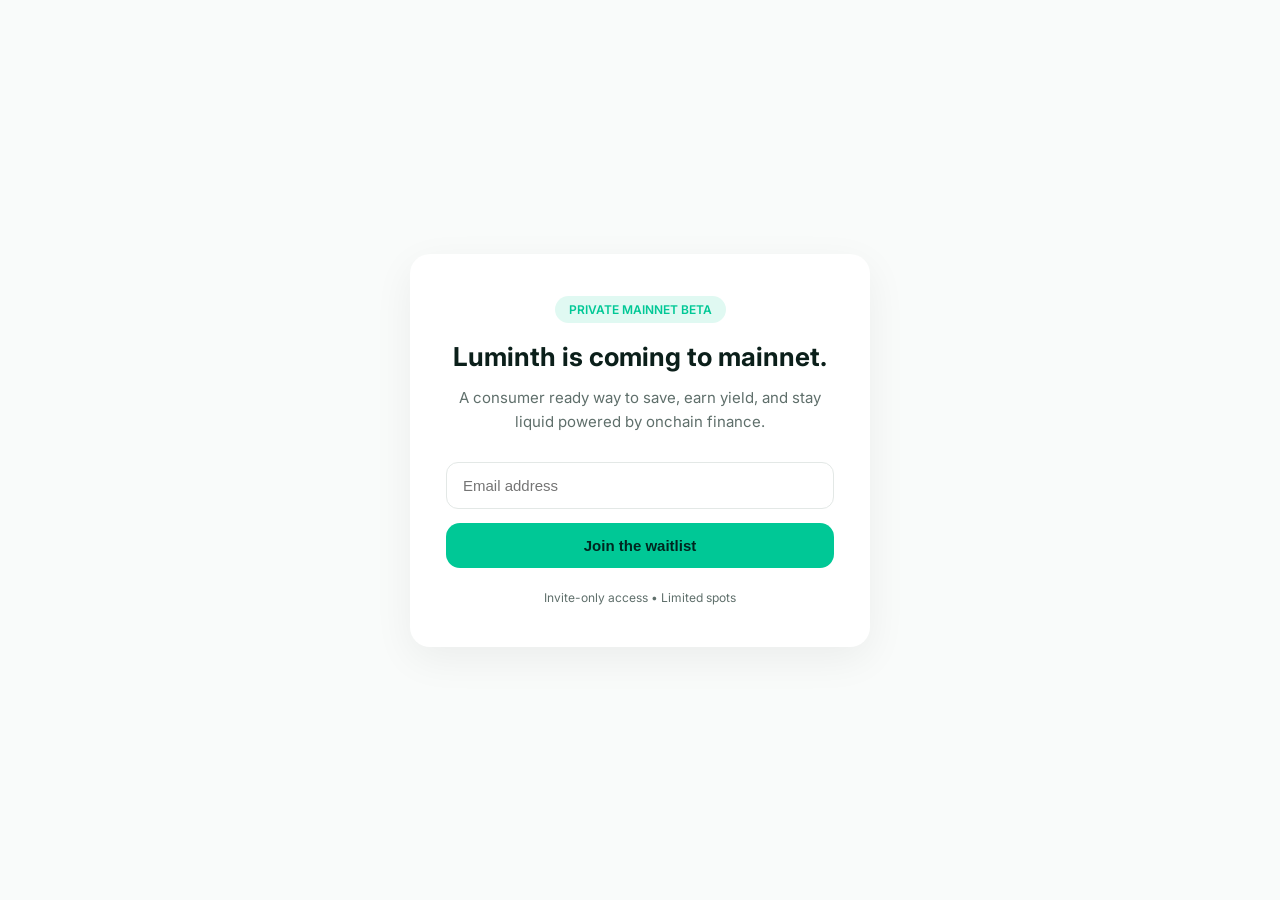
<file: waitlist.html>
<!DOCTYPE html>
<html lang="en">
<head>
  <meta charset="UTF-8" />
  <meta name="viewport" content="width=device-width, initial-scale=1.0" />
  <title>Luminth — Private Mainnet Beta</title>

  <link href="https://fonts.googleapis.com/css2?family=Inter:wght@400;600;700&display=swap" rel="stylesheet">

  <style>
    :root {
      --green: #00c896;
      --dark: #0b1f1a;
      --muted: #5f6f6b;
      --bg: #f9fbfa;
      --card: #ffffff;
    }

    * {
      box-sizing: border-box;
      margin: 0;
      padding: 0;
    }

    body {
      font-family: 'Inter', system-ui, sans-serif;
      background: var(--bg);
      color: var(--dark);
      min-height: 100vh;
      display: flex;
      align-items: center;
      justify-content: center;
    }

    .container {
      background: var(--card);
      padding: 42px 36px;
      max-width: 460px;
      width: 92%;
      border-radius: 20px;
      box-shadow: 0 12px 40px rgba(0,0,0,0.06);
      text-align: center;
      display: none;
    }

    .container.active {
      display: block;
      animation: fade 0.4s ease;
    }

    .badge {
      display: inline-block;
      padding: 6px 14px;
      background: rgba(0,200,150,0.12);
      color: var(--green);
      font-weight: 600;
      font-size: 12px;
      border-radius: 999px;
      margin-bottom: 18px;
    }

    h1 {
      font-size: 26px;
      font-weight: 700;
      margin-bottom: 14px;
    }

    .subtitle {
      font-size: 15px;
      color: var(--muted);
      line-height: 1.6;
      margin-bottom: 28px;
    }

    form {
      display: flex;
      flex-direction: column;
      gap: 14px;
    }

    input {
      padding: 14px 16px;
      border-radius: 12px;
      border: 1px solid #e3e8e6;
      font-size: 15px;
    }

    input:focus {
      outline: none;
      border-color: var(--green);
      box-shadow: 0 0 0 3px rgba(0,200,150,0.15);
    }

    button {
      padding: 14px;
      border-radius: 14px;
      border: none;
      background: var(--green);
      color: #00261f;
      font-size: 15px;
      font-weight: 700;
      cursor: pointer;
      transition: transform 0.15s ease, box-shadow 0.15s ease;
    }

    button:hover {
      transform: translateY(-1px);
      box-shadow: 0 10px 24px rgba(0,200,150,0.35);
    }

    .footer-text {
      margin-top: 22px;
      font-size: 12px;
      color: var(--muted);
    }

    .checkmark {
      width: 56px;
      height: 56px;
      margin: 0 auto 18px;
      border-radius: 50%;
      background: rgba(0,200,150,0.15);
      color: var(--green);
      font-size: 28px;
      display: flex;
      align-items: center;
      justify-content: center;
    }

    .link {
      font-size: 14px;
      color: var(--green);
      text-decoration: none;
      font-weight: 600;
    }

    @keyframes fade {
      from { opacity: 0; transform: translateY(8px); }
      to { opacity: 1; transform: none; }
    }
  </style>
</head>

<body>

  <!-- STEP 1 -->
  <main id="step1" class="container active">
    <span class="badge">PRIVATE MAINNET BETA</span>

    <h1>Luminth is coming to mainnet.</h1>

    <p class="subtitle">
      A consumer ready way to save, earn yield, and stay liquid
      powered by onchain finance.
    </p>

    <form
      id="waitlistForm"
      action="https://formspree.io/f/mdkonldl"
      method="POST"
    >
      <input
        type="email"
        name="email"
        placeholder="Email address"
        required
      />

      <!-- optional metadata -->
      <input type="hidden" name="source" value="Private Mainnet Beta" />

      <button type="submit">Join the waitlist</button>
    </form>

    <p class="footer-text">Invite-only access • Limited spots</p>
  </main>

  <!-- STEP 2 -->
  <main id="step2" class="container">
    <div class="checkmark">✓</div>

    <h1>You’re on the list.</h1>

    <p class="subtitle">
      Luminth private mainnet beta is invite only.  
      Selected users will receive early access.
    </p>

    <a href="https://x.com/luminth_xyz" class="link">
      Follow updates → @Luminth
    </a>
  </main>

  <script>
  const form = document.getElementById("waitlistForm");
  const step1 = document.getElementById("step1");
  const step2 = document.getElementById("step2");

  form.addEventListener("submit", async (e) => {
    e.preventDefault();

    const formData = new FormData(form);

    try {
      await fetch(form.action, {
        method: "POST",
        body: formData,
        headers: {
          "Accept": "application/json"
        }
      });

      // Success UI
      step1.classList.remove("active");
      step2.classList.add("active");

    } catch (err) {
      alert("Something went wrong. Please try again.");
    }
  });
</script>

</body>
</html>
</file>
